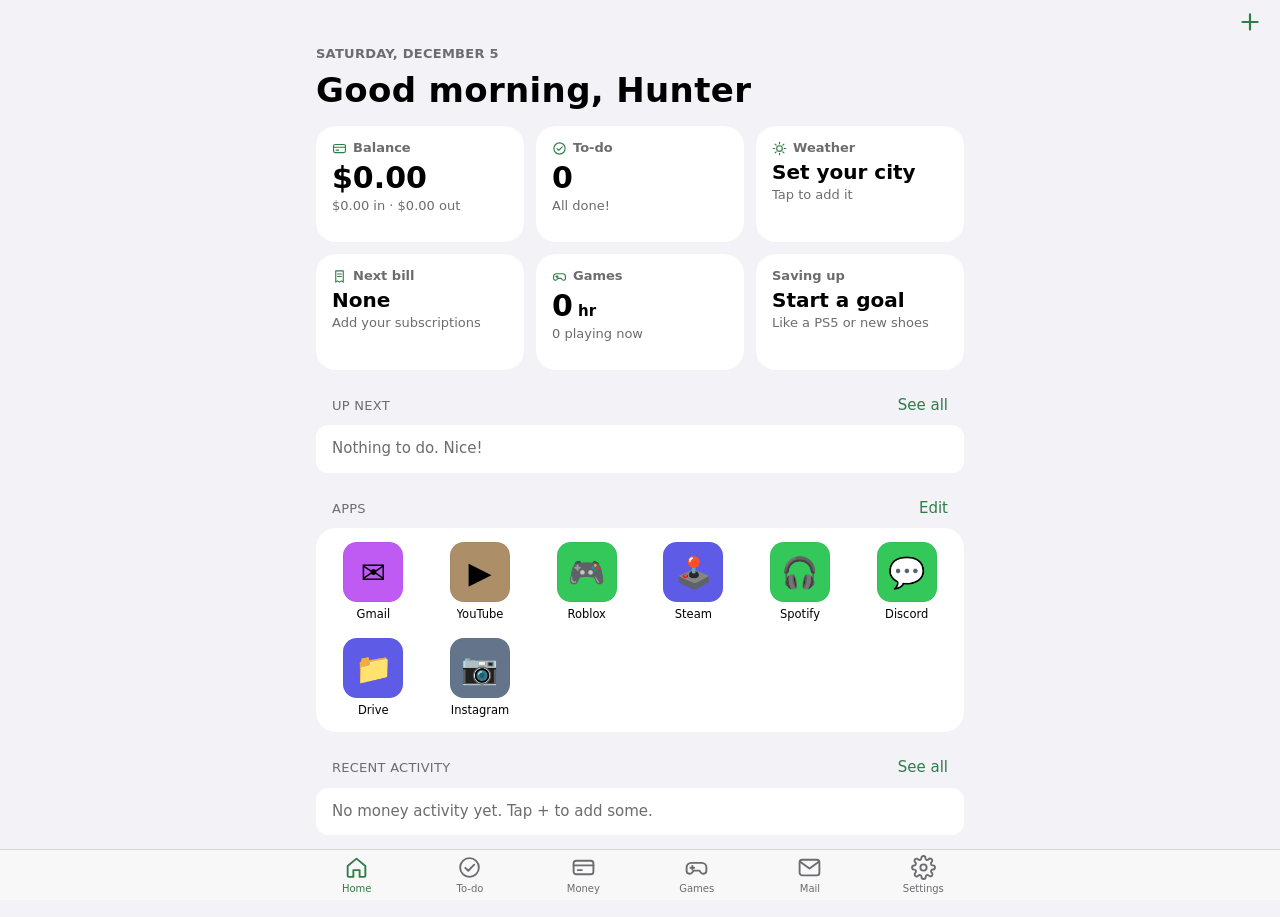
<file: index.html>
<!doctype html>
<html lang="en">
<head>
<meta charset="utf-8">
<meta name="viewport" content="width=device-width, initial-scale=1, maximum-scale=1, user-scalable=no, viewport-fit=cover">
<title>Hunter's App</title>
<meta name="apple-mobile-web-app-capable" content="yes">
<meta name="mobile-web-app-capable" content="yes">
<meta name="apple-mobile-web-app-status-bar-style" content="default">
<meta name="apple-mobile-web-app-title" content="Hunter's App">
<meta name="theme-color" content="#f2f2f7" media="(prefers-color-scheme: light)">
<meta name="theme-color" content="#000000" media="(prefers-color-scheme: dark)">
<link rel="manifest" href="manifest.webmanifest">
<link rel="apple-touch-icon" href="icons/apple-touch-icon.png">
<link rel="icon" href="icons/icon-192.png">
<style>
/* Layout: native-iPhone shell — frosted nav bar with a large title per screen, inset grouped lists, widgets on Home, bottom sheets for adding, frosted tab bar. Accent is user-picked (hunter green by default). */
:root {
  --bg: #f2f2f7;
  --card: #ffffff;
  --fg: #000000;
  --muted: #6c6c70;
  --faint: #c4c4c9;
  --sep: rgba(60, 60, 67, .18);
  --fill: rgba(118, 118, 128, .12);
  --bar: rgba(249, 249, 249, .88);
  --sheet-bg: #f2f2f7;
  --sheet-card: #ffffff;
  --shade: rgba(0, 0, 0, .32);
  --good: #248a3d;
  --bad: #d70015;
  --gold: #b07d05;
  --accent: #2f7d46;
  --accent-soft: #e3f1e7;
  --accent-fg: #ffffff;
  --font: -apple-system, BlinkMacSystemFont, "SF Pro Text", system-ui, "Segoe UI", Roboto, sans-serif;
  --font-num: ui-rounded, "SF Pro Rounded", -apple-system, system-ui, sans-serif;
  --nav-h: 44px;
  --tab-h: 50px;
}
@media (prefers-color-scheme: dark) {
  :root:not([data-theme="light"]) {
    --bg: #000000; --card: #1c1c1e; --fg: #ffffff; --muted: #98989f; --faint: #48484a;
    --sep: rgba(84, 84, 88, .6); --fill: rgba(118, 118, 128, .24); --bar: rgba(22, 22, 24, .86);
    --sheet-bg: #1c1c1e; --sheet-card: #2c2c2e; --shade: rgba(0, 0, 0, .55);
    --good: #30d158; --bad: #ff453a; --gold: #ffd60a;
    --accent: #4cd07d; --accent-soft: #1c3324; --accent-fg: #04210f;
    color-scheme: dark;
  }
}
:root[data-theme="dark"] {
  --bg: #000000; --card: #1c1c1e; --fg: #ffffff; --muted: #98989f; --faint: #48484a;
  --sep: rgba(84, 84, 88, .6); --fill: rgba(118, 118, 128, .24); --bar: rgba(22, 22, 24, .86);
  --sheet-bg: #1c1c1e; --sheet-card: #2c2c2e; --shade: rgba(0, 0, 0, .55);
  --good: #30d158; --bad: #ff453a; --gold: #ffd60a;
  --accent: #4cd07d; --accent-soft: #1c3324; --accent-fg: #04210f;
  color-scheme: dark;
}
* { box-sizing: border-box; }
html { padding-top: env(safe-area-inset-top, 0px); }
[hidden] { display: none !important; }
html { -webkit-text-size-adjust: 100%; touch-action: manipulation; }
body, button, a, label, input, select, .cell, .widget { touch-action: manipulation; }
body {
  margin: 0; background: var(--bg); color: var(--fg); font: 16px/1.3 var(--font);
  -webkit-tap-highlight-color: transparent; -webkit-font-smoothing: antialiased;
  touch-action: manipulation; overscroll-behavior-y: none;
}
button, input, select { font: inherit; color: inherit; }
button { -webkit-user-select: none; user-select: none; }
a { color: inherit; text-decoration: none; }
h1, h2, h3, p { margin: 0; }
.num { font-family: var(--font-num); font-variant-numeric: tabular-nums; }
:focus-visible { outline: 2px solid var(--accent); outline-offset: 2px; }

/* Status-bar band + nav bar */
body::before {
  content: ""; position: fixed; inset: 0 0 auto; height: env(safe-area-inset-top, 0px); z-index: 30;
  background: var(--bg);
}
body.scrolled::before { background: var(--bar); -webkit-backdrop-filter: blur(20px); backdrop-filter: blur(20px); }
.navbar {
  position: sticky; top: env(safe-area-inset-top, 0px); z-index: 20; height: var(--nav-h);
  padding-left: max(8px, env(safe-area-inset-left, 0px)); padding-right: max(8px, env(safe-area-inset-right, 0px));
  display: grid; grid-template-columns: 1fr auto 1fr; align-items: center;
  background: var(--bg); border-bottom: .5px solid transparent;
  transition: background .2s, border-color .2s;
}
body.scrolled .navbar { background: var(--bar); -webkit-backdrop-filter: blur(20px); backdrop-filter: blur(20px); border-bottom-color: var(--sep); }
.nav-title { font-weight: 600; font-size: 17px; opacity: 0; transition: opacity .2s; white-space: nowrap; }
body.scrolled .nav-title { opacity: 1; }
.nav-btn {
  justify-self: end; width: 44px; height: 44px; border: 0; background: none; color: var(--accent);
  display: grid; place-items: center; cursor: pointer; border-radius: 22px;
}
.nav-btn svg { width: 26px; height: 26px; }
.nav-btn:active { opacity: .4; }

/* Screens */
main {
  max-width: 680px; margin: 0 auto;
  padding-left: max(16px, env(safe-area-inset-left, 0px)); padding-right: max(16px, env(safe-area-inset-right, 0px));
  padding-block: 0 calc(var(--tab-h) + 32px + env(safe-area-inset-bottom, 0px));
}
.screen { display: grid; gap: 8px; }
@media (prefers-reduced-motion: no-preference) {
  .screen { animation: fadein .22s ease-out; }
  @keyframes fadein { from { opacity: 0; transform: translateY(6px); } to { opacity: 1; transform: none; } }
}
.eyebrow { font-size: 13px; font-weight: 600; text-transform: uppercase; letter-spacing: .02em; color: var(--muted); margin-top: 2px; }
.large-title { font-size: 34px; font-weight: 700; letter-spacing: .01em; line-height: 1.15; margin-bottom: 8px; text-wrap: balance; }
.section-h {
  font-size: 13px; font-weight: 400; text-transform: uppercase; letter-spacing: .02em; color: var(--muted);
  padding: 18px 16px 2px; display: flex; justify-content: space-between; align-items: baseline;
}
.section-h button { text-transform: none; font-size: 15px; letter-spacing: 0; color: var(--accent); background: none; border: 0; padding: 0; cursor: pointer; }
.section-h.big { font-size: 22px; font-weight: 700; text-transform: none; letter-spacing: 0; color: var(--fg); padding: 18px 0 4px; }
.foot { font-size: 13px; color: var(--muted); padding: 2px 16px 0; }

/* Inset grouped list */
.group { list-style: none; margin: 0; padding: 0; background: var(--card); border-radius: 12px; overflow: hidden; }
.group > li { position: relative; }
.cell {
  display: flex; align-items: center; gap: 12px; min-height: 48px; padding: 8px 16px;
  background: var(--card); width: 100%; border: 0; text-align: left; cursor: default;
}
button.cell, a.cell { cursor: pointer; }
button.cell:active, a.cell:active { background: var(--fill); }
.group > li:not(:last-child) .cell::after {
  content: ""; position: absolute; left: var(--inset, 16px); right: 0; bottom: 0; height: .5px; background: var(--sep);
}
.group.icons > li { --inset: 60px; }
.cell .main { flex: 1; min-width: 0; overflow-wrap: anywhere; }
.cell .t { font-size: 16px; display: block; }
.cell .s { font-size: 13px; color: var(--muted); margin-top: 1px; display: block; }
.cell .v { color: var(--muted); font-size: 16px; white-space: nowrap; }
.cell .amt { font-weight: 600; white-space: nowrap; font-variant-numeric: tabular-nums; }
.chev { width: 8px; height: 14px; color: var(--faint); flex: none; }
.empty-cell { padding: 14px 16px; color: var(--muted); font-size: 15px; }
.good { color: var(--good); } .bad { color: var(--bad); }
.section-h.bad { color: var(--bad); }
.tile {
  width: 32px; height: 32px; border-radius: 8px; flex: none; display: grid; place-items: center;
  font-size: 17px; color: #fff; font-weight: 600;
}
.tile svg { width: 19px; height: 19px; }
.tile.round { border-radius: 50%; }
.tile.soft { background: var(--fill); }

/* Swipe to delete */
.swipe { touch-action: pan-y; }
.swipe .cell { transition: transform .25s cubic-bezier(.2, .8, .2, 1); position: relative; z-index: 1; }
.swipe .cell.open { transform: translateX(-88px); }
.del-btn {
  position: absolute; top: 0; right: 0; bottom: 0; width: 88px; border: 0; background: var(--bad); color: #fff;
  font-weight: 500; cursor: pointer;
}

/* Round checkbox */
.tick {
  width: 24px; height: 24px; flex: none; border-radius: 50%; border: 1.5px solid var(--faint); background: none;
  display: grid; place-items: center; cursor: pointer; padding: 0; color: transparent;
}
.tick svg { width: 14px; height: 14px; }
.tick.on { background: var(--accent); border-color: var(--accent); color: var(--accent-fg); }
.done-row .t { color: var(--muted); text-decoration: line-through; }
.due { color: var(--muted); }
.due.late { color: var(--bad); }
.due.today { color: var(--accent); font-weight: 500; }

/* Widgets */
.widgets { display: grid; grid-template-columns: 1fr 1fr; gap: 12px; }
.widget {
  background: var(--card); border-radius: 20px; padding: 14px 16px; border: 0; text-align: left;
  display: grid; gap: 4px; align-content: start; min-height: 116px; cursor: pointer; min-width: 0;
  transition: transform .15s;
}
.widget:active { transform: scale(.97); }
.widget .wl { font-size: 13px; font-weight: 600; color: var(--muted); display: flex; align-items: center; gap: 6px; }
.widget .wl svg { width: 15px; height: 15px; color: var(--accent); }
.widget .wv { font-family: var(--font-num); font-size: 30px; font-weight: 700; font-variant-numeric: tabular-nums; line-height: 1.1; overflow-wrap: anywhere; }
.widget .ws { font-size: 13px; color: var(--muted); }
.widget.wide { grid-column: span 2; min-height: 0; grid-template-columns: auto 1fr; gap: 14px; align-items: center; }
.ring { width: 64px; height: 64px; flex: none; }
.ring .bgc { stroke: var(--fill); }
.ring .fg { stroke: var(--accent); transition: stroke-dashoffset .5s; }
.ring.won .fg { stroke: var(--good); }
.ring text { fill: var(--fg); font: 600 14px var(--font-num); }

/* Springboard icons */
.springboard { display: grid; grid-template-columns: repeat(4, 1fr); gap: 16px 8px; padding: 14px 8px; background: var(--card); border-radius: 20px; }
.app { display: grid; justify-items: center; gap: 5px; font-size: 11.5px; text-align: center; position: relative; min-width: 0; }
.app .icon {
  width: 60px; height: 60px; border-radius: 14px; display: grid; place-items: center; font-size: 30px;
  box-shadow: inset 0 0 0 .5px rgba(0,0,0,.08); transition: transform .15s;
}
.app:active .icon { transform: scale(.92); }
.app .name { max-width: 72px; white-space: nowrap; overflow: hidden; text-overflow: ellipsis; }
.app .minus {
  position: absolute; top: -6px; left: calc(50% - 38px); width: 22px; height: 22px; border-radius: 50%;
  border: 0; background: var(--faint); color: var(--fg); font-size: 16px; line-height: 1; cursor: pointer; display: grid; place-items: center;
}
.editing .app .icon { animation: jiggle .3s infinite alternate; }
@keyframes jiggle { from { transform: rotate(-1.5deg); } to { transform: rotate(1.5deg); } }
@media (prefers-reduced-motion: reduce) { .editing .app .icon { animation: none; } }

/* Segmented control */
.seg { display: grid; grid-auto-flow: column; grid-auto-columns: 1fr; background: var(--fill); border-radius: 9px; padding: 2px; gap: 2px; }
.seg button, .seg label {
  border: 0; background: none; border-radius: 7px; padding: 6px 4px; font-size: 13px; font-weight: 500; cursor: pointer; text-align: center;
  white-space: nowrap; overflow: hidden; text-overflow: ellipsis;
}
.seg [aria-pressed="true"], .seg input:checked + span {
  background: var(--card); box-shadow: 0 2px 6px rgba(0,0,0,.12), 0 0 0 .5px rgba(0,0,0,.04);
}
.seg label { padding: 0; display: grid; }
.seg label span { padding: 6px 4px; border-radius: 7px; }
.seg input { position: absolute; opacity: 0; pointer-events: none; }
.sheet .seg [aria-pressed="true"], .sheet .seg input:checked + span { background: var(--sheet-card); }

/* Stats strip */
.strip { display: grid; grid-template-columns: repeat(3, 1fr); background: var(--card); border-radius: 12px; }
.strip > div { padding: 12px 14px; display: grid; gap: 2px; min-width: 0; }
.strip > div + div { border-left: .5px solid var(--sep); }
.strip .sl { font-size: 12px; color: var(--muted); }
.strip .sv { font: 700 20px var(--font-num); font-variant-numeric: tabular-nums; overflow-wrap: anywhere; }

/* Bars */
.bars { background: var(--card); border-radius: 12px; padding: 14px 16px; display: grid; gap: 12px; }
.bar { display: grid; gap: 5px; }
.bar .bl { display: flex; justify-content: space-between; gap: 8px; font-size: 14px; }
.bar .bl span:first-child { min-width: 0; overflow-wrap: anywhere; }
.bar .track { height: 8px; background: var(--fill); border-radius: 4px; overflow: hidden; }
.bar .fill { height: 100%; background: var(--accent); border-radius: 4px; transition: width .4s; }

/* Big balance card */
.hero-card { background: var(--card); border-radius: 20px; padding: 18px; display: grid; gap: 10px; }
.hero-card .hv { font: 700 40px var(--font-num); font-variant-numeric: tabular-nums; line-height: 1.05; }
.hero-card .hrow { display: flex; gap: 18px; font-size: 14px; color: var(--muted); }
.hero-card .hrow b { font-family: var(--font-num); font-weight: 600; }

/* Goals */
.goal-card { background: var(--card); border-radius: 16px; padding: 14px 16px; display: grid; grid-template-columns: auto 1fr; gap: 14px; align-items: center; border: 0; text-align: left; cursor: pointer; width: 100%; }
.goal-card:active { background: var(--fill); }
.goal-card .gn { font-weight: 600; font-size: 17px; overflow-wrap: anywhere; }
.goal-card .ga { font-size: 14px; color: var(--muted); font-variant-numeric: tabular-nums; }
.goal-list { display: grid; gap: 10px; }

/* Trophy shelf */
.shelf { display: flex; gap: 10px; overflow-x: auto; padding: 2px 0 6px; scroll-snap-type: x mandatory; scrollbar-width: none; }
.shelf::-webkit-scrollbar { display: none; }
.trophy { flex: none; width: 116px; scroll-snap-align: start; background: var(--card); border-radius: 16px; padding: 14px 10px; display: grid; justify-items: center; gap: 4px; text-align: center; }
.trophy svg { width: 36px; height: 36px; color: var(--gold); }
.trophy .tn { font-weight: 600; font-size: 14px; overflow-wrap: anywhere; }
.trophy .ts { font-size: 12px; color: var(--muted); }

/* Search field */
.search { display: flex; gap: 8px; align-items: center; }
.search label { flex: 1; display: flex; align-items: center; gap: 6px; background: var(--fill); border-radius: 10px; padding: 0 10px; min-width: 0; }
.search svg { width: 16px; height: 16px; color: var(--muted); flex: none; }
.search input { border: 0; background: none; padding: 9px 0; flex: 1; min-width: 0; font-size: 16px; outline: none; }
.search a { color: var(--accent); font-size: 16px; padding: 6px 2px; }

.notice { background: var(--card); border-radius: 12px; padding: 14px 16px; display: grid; gap: 6px; font-size: 15px; }
.notice b { font-size: 16px; }
.notice p { color: var(--muted); }

/* Profile + swatches */
.profile { display: flex; align-items: center; gap: 14px; padding: 12px 16px; }
.avatar { width: 60px; height: 60px; border-radius: 50%; background: var(--accent); color: var(--accent-fg); display: grid; place-items: center; font: 600 26px var(--font-num); flex: none; }
.swatches { display: flex; flex-wrap: wrap; gap: 12px; padding: 14px 16px; }
.swatch { width: 34px; height: 34px; border-radius: 50%; border: 0; cursor: pointer; box-shadow: 0 0 0 2px var(--card), 0 0 0 0 var(--fg); transition: box-shadow .15s; }
.swatch[aria-pressed="true"] { box-shadow: 0 0 0 2px var(--card), 0 0 0 4px var(--fg); }
.red-text { color: var(--bad); }
.center { justify-content: center; }

/* Tab bar */
.tabbar {
  position: fixed; left: 0; right: 0; bottom: 0; z-index: 25;
  background: var(--bar); -webkit-backdrop-filter: blur(20px); backdrop-filter: blur(20px);
  border-top: .5px solid var(--sep);
  padding: 0 max(4px, env(safe-area-inset-right, 0px)) env(safe-area-inset-bottom, 0px) max(4px, env(safe-area-inset-left, 0px));
}
.tabbar .tabs { max-width: 680px; margin: 0 auto; display: grid; grid-template-columns: repeat(6, 1fr); height: var(--tab-h); }
.tabbar button {
  border: 0; background: none; color: var(--muted); display: grid; justify-items: center; align-content: center; gap: 2px;
  font-size: 10px; font-weight: 500; cursor: pointer; position: relative; padding: 0;
}
.tabbar button svg { width: 25px; height: 25px; }
.tabbar button[aria-selected="true"] { color: var(--accent); }
.badge {
  position: absolute; top: 3px; left: calc(50% + 6px); min-width: 17px; height: 17px; padding: 0 5px; border-radius: 9px;
  background: var(--bad); color: #fff; font-size: 11px; font-weight: 600; display: grid; place-items: center;
}

/* Bottom sheet */
.sheet-wrap { position: fixed; inset: 0; z-index: 50; }
.shade { position: absolute; inset: 0; background: var(--shade); opacity: 0; transition: opacity .3s; }
.sheet {
  position: absolute; left: 0; right: 0; bottom: 0; max-width: 680px; margin: 0 auto;
  background: var(--sheet-bg); border-radius: 14px 14px 0 0; max-height: calc(100% - env(safe-area-inset-top, 0px) - 24px);
  display: grid; grid-template-rows: auto 1fr; transform: translateY(100%); transition: transform .35s cubic-bezier(.2, .9, .25, 1);
  padding-bottom: env(safe-area-inset-bottom, 0px);
}
.sheet-wrap.open .shade { opacity: 1; }
.sheet-wrap.open .sheet { transform: none; }
.grabber { width: 36px; height: 5px; border-radius: 3px; background: var(--faint); margin: 6px auto 0; }
.sheet-head { display: grid; grid-template-columns: 1fr auto 1fr; align-items: center; padding: 4px 8px 6px; }
.sheet-head b { font-size: 17px; font-weight: 600; text-align: center; }
.sheet-head button { border: 0; background: none; color: var(--accent); font-size: 17px; padding: 10px 8px; cursor: pointer; }
.sheet-head .done { justify-self: end; font-weight: 600; }
.sheet-head .cancel { justify-self: start; }
.sheet-body {
  overflow-y: auto; display: grid; gap: 18px; align-content: start;
  padding: 8px max(16px, env(safe-area-inset-right, 0px)) 28px max(16px, env(safe-area-inset-left, 0px));
}
.sheet .group, .sheet .cell { background: var(--sheet-card); }
.field { display: flex; align-items: center; gap: 12px; min-height: 48px; padding: 0 16px; }
.field > span { width: 96px; flex: none; font-size: 16px; }
.field input, .field select {
  flex: 1; min-width: 0; border: 0; background: none; font-size: 16px; padding: 12px 0; outline: none; text-align: right;
  -webkit-appearance: none; appearance: none;
}
.field input.left { text-align: left; }
.field select { direction: rtl; color: var(--muted); }
.field input[type="date"] { color: var(--muted); }
.sheet .group > li:not(:last-child) .field { border-bottom: .5px solid var(--sep); }
.big-btn {
  width: 100%; border: 0; border-radius: 12px; padding: 15px; font-size: 17px; font-weight: 600; cursor: pointer;
  background: var(--sheet-card); color: var(--accent);
}
.big-btn.primary { background: var(--accent); color: var(--accent-fg); }
.big-btn.danger { color: var(--bad); }
.big-btn:active { opacity: .7; }
.stepper { display: flex; align-items: center; justify-content: center; gap: 22px; padding: 14px; background: var(--sheet-card); border-radius: 12px; }
.stepper button { width: 52px; height: 52px; border-radius: 50%; border: 0; background: var(--fill); font-size: 26px; cursor: pointer; color: var(--accent); }
.stepper .sv { font: 700 38px var(--font-num); min-width: 84px; text-align: center; }
.stepper .su { font-size: 13px; color: var(--muted); display: block; font-weight: 400; font-family: var(--font); }

/* Toast */
.toast {
  position: fixed; left: 50%; top: calc(env(safe-area-inset-top, 0px) + 10px); z-index: 60; transform: translate(-50%, -20px);
  background: var(--card); color: var(--fg); padding: 10px 18px; border-radius: 22px; font-size: 15px; font-weight: 500;
  box-shadow: 0 6px 24px rgba(0,0,0,.18); opacity: 0; transition: opacity .25s, transform .25s; pointer-events: none;
  display: flex; align-items: center; gap: 8px; white-space: nowrap;
}
.toast svg { width: 18px; height: 18px; color: var(--good); }
.toast.show { opacity: 1; transform: translate(-50%, 0); }

@media (min-width: 560px) {
  .widgets { grid-template-columns: repeat(3, 1fr); }
  .widget.wide { grid-column: span 3; }
  .springboard { grid-template-columns: repeat(6, 1fr); }
}
</style>
<style id="accent-style"></style>
</head>
<body>

<header class="navbar">
  <span></span>
  <span class="nav-title" id="nav-title">Home</span>
  <button type="button" class="nav-btn" id="nav-add" aria-label="Add">
    <svg viewBox="0 0 24 24" fill="none" stroke="currentColor" stroke-width="2" stroke-linecap="round"><path d="M12 5v14M5 12h14"/></svg>
  </button>
</header>

<main>
  <!-- HOME -->
  <section id="home" class="screen">
    <div class="eyebrow" id="home-date"></div>
    <h1 class="large-title" id="home-title">Hi, Hunter</h1>
    <div class="widgets" id="widgets"></div>
    <h2 class="section-h">Up next <button type="button" data-go="todo">See all</button></h2>
    <ul class="group" id="home-todo"></ul>
    <h2 class="section-h">Apps <button type="button" data-go="more">Edit</button></h2>
    <div class="springboard" id="home-apps"></div>
    <h2 class="section-h">Recent activity <button type="button" data-go="money:tx">See all</button></h2>
    <ul class="group icons" id="home-tx"></ul>
  </section>

  <!-- TO-DO -->
  <section id="todo" class="screen" hidden>
    <h1 class="large-title">To-do</h1>
    <div id="todo-groups" class="screen" style="animation:none"></div>
  </section>

  <!-- MONEY -->
  <section id="money" class="screen" hidden>
    <h1 class="large-title">Money</h1>
    <div class="seg" id="money-seg">
      <button type="button" data-m="tx" aria-pressed="true">Activity</button>
      <button type="button" data-m="goals" aria-pressed="false">Goals</button>
      <button type="button" data-m="subs" aria-pressed="false">Bills</button>
    </div>
    <div data-mpanel="tx" class="screen" style="animation:none">
      <div class="hero-card" style="margin-top:8px">
        <span class="eyebrow" style="margin:0">Balance</span>
        <span class="hv" id="m-bal">$0.00</span>
        <div class="hrow"><span>In <b class="good" id="m-in">$0.00</b></span><span>Out <b class="bad" id="m-out">$0.00</b></span></div>
      </div>
      <h2 class="section-h">Where it goes</h2>
      <div class="bars" id="cat-bars"></div>
      <h2 class="section-h">Transactions</h2>
      <ul class="group icons" id="tx-list"></ul>
      <p class="foot">Swipe left on a transaction to delete it.</p>
    </div>
    <div data-mpanel="goals" class="screen" style="animation:none" hidden>
      <div class="goal-list" id="goal-list" style="margin-top:8px"></div>
      <p class="foot">Tap a goal to add or take out money.</p>
    </div>
    <div data-mpanel="subs" class="screen" style="animation:none" hidden>
      <div class="strip" style="margin-top:8px">
        <div><span class="sl">Per month</span><span class="sv" id="sub-month">$0</span></div>
        <div><span class="sl">Per year</span><span class="sv" id="sub-year">$0</span></div>
        <div><span class="sl">Next</span><span class="sv" id="sub-next">None</span></div>
      </div>
      <h2 class="section-h">Subscriptions</h2>
      <ul class="group icons" id="sub-list"></ul>
      <p class="foot">Swipe left on a bill to delete it.</p>
    </div>
  </section>

  <!-- GAMES -->
  <section id="games" class="screen" hidden>
    <h1 class="large-title">Games</h1>
    <div class="strip">
      <div><span class="sl">Hours played</span><span class="sv" id="g-hours">0</span></div>
      <div><span class="sl">Playing</span><span class="sv" id="g-playing">0</span></div>
      <div><span class="sl">Trophies</span><span class="sv" id="g-done">0</span></div>
    </div>
    <div id="trophy-wrap">
      <h2 class="section-h big">Trophy shelf</h2>
      <div class="shelf" id="shelf"></div>
    </div>
    <div id="chart-wrap">
      <h2 class="section-h">Most played</h2>
      <div class="bars" id="game-chart"></div>
    </div>
    <h2 class="section-h">My games</h2>
    <div class="seg" id="game-seg">
      <button type="button" data-f="all" aria-pressed="true">All</button>
      <button type="button" data-f="playing" aria-pressed="false">Playing</button>
      <button type="button" data-f="wishlist" aria-pressed="false">Want it</button>
      <button type="button" data-f="done" aria-pressed="false">Beat it</button>
    </div>
    <ul class="group icons" id="game-list" style="margin-top:8px"></ul>
    <p class="foot">Tap a game to log hours or change its status.</p>
  </section>

  <!-- GMAIL -->
  <section id="gmail" class="screen" hidden>
    <h1 class="large-title">Mail</h1>
    <div class="search">
      <label for="mail-q">
        <svg viewBox="0 0 24 24" fill="none" stroke="currentColor" stroke-width="2.2" stroke-linecap="round"><circle cx="11" cy="11" r="7"/><path d="M20 20l-4-4"/></svg>
        <input id="mail-q" type="search" placeholder="Search Gmail" autocomplete="off" enterkeyhint="search">
      </label>
      <a id="mail-go" target="_blank" rel="noopener" href="https://mail.google.com/mail/u/0/#inbox">Search</a>
    </div>
    <h2 class="section-h">Mailboxes</h2>
    <ul class="group icons" id="mailboxes"></ul>
    <h2 class="section-h">Need to answer</h2>
    <ul class="group" id="mail-list"></ul>
    <p class="foot">Tap + to remember an email you need to answer.</p>
  </section>

  <!-- MORE -->
  <section id="more" class="screen" hidden>
    <h1 class="large-title">Settings</h1>
    <ul class="group">
      <li><button type="button" class="cell profile" data-sheet="name">
        <span class="avatar" id="avatar">H</span>
        <span class="main"><span class="t" style="font-size:20px" id="profile-name">Hunter</span><span class="s">Tap to change your name</span></span>
        <svg class="chev" viewBox="0 0 8 14" fill="none" stroke="currentColor" stroke-width="2" stroke-linecap="round" stroke-linejoin="round"><path d="M1 1l6 6-6 6"/></svg>
      </button></li>
    </ul>
    <h2 class="section-h">App color</h2>
    <div class="group"><div class="swatches" id="swatches"></div></div>
    <h2 class="section-h">Weather</h2>
    <ul class="group icons">
      <li><button type="button" class="cell" data-sheet="city">
        <span class="tile" style="background:#0a84ff"><svg viewBox="0 0 24 24" fill="none" stroke="currentColor" stroke-width="2" stroke-linecap="round"><path d="M12 21s-7-6.2-7-11.5A7 7 0 0 1 19 9.5C19 14.8 12 21 12 21z"/><circle cx="12" cy="9.5" r="2.5"/></svg></span>
        <span class="main t">My city</span><span class="v" id="city-val">Not set</span>
        <svg class="chev" viewBox="0 0 8 14" fill="none" stroke="currentColor" stroke-width="2" stroke-linecap="round" stroke-linejoin="round"><path d="M1 1l6 6-6 6"/></svg>
      </button></li>
    </ul>
    <h2 class="section-h">My apps <button type="button" id="edit-apps">Edit</button></h2>
    <div class="springboard" id="app-grid"></div>
    <ul class="group icons" style="margin-top:10px">
      <li><button type="button" class="cell" data-sheet="app">
        <span class="tile" style="background:var(--accent);color:var(--accent-fg)"><svg viewBox="0 0 24 24" fill="none" stroke="currentColor" stroke-width="2.4" stroke-linecap="round"><path d="M12 6v12M6 12h12"/></svg></span>
        <span class="main t" style="color:var(--accent)">Add an app or website</span>
      </button></li>
    </ul>
    <h2 class="section-h">Backup</h2>
    <ul class="group icons">
      <li><button type="button" class="cell" id="export-btn">
        <span class="tile" style="background:#0a84ff"><svg viewBox="0 0 24 24" fill="none" stroke="currentColor" stroke-width="2" stroke-linecap="round" stroke-linejoin="round"><path d="M12 15V3M7 8l5-5 5 5"/><path d="M5 13v6a2 2 0 0 0 2 2h10a2 2 0 0 0 2-2v-6"/></svg></span>
        <span class="main t">Save a backup</span></button></li>
      <li><label class="cell" for="import-file" style="cursor:pointer">
        <span class="tile" style="background:#34c759"><svg viewBox="0 0 24 24" fill="none" stroke="currentColor" stroke-width="2" stroke-linecap="round" stroke-linejoin="round"><path d="M12 3v12M7 10l5 5 5-5"/><path d="M5 13v6a2 2 0 0 0 2 2h10a2 2 0 0 0 2-2v-6"/></svg></span>
        <span class="main t">Restore a backup</span></label>
        <input id="import-file" type="file" accept="application/json,.json" hidden></li>
    </ul>
    <p class="foot">Your stuff is saved on this phone. Save a backup to Files now and then so you never lose it.</p>
    <ul class="group" style="margin-top:28px">
      <li><button type="button" class="cell center" data-sheet="erase"><span class="t red-text">Erase everything</span></button></li>
    </ul>
    <p class="foot" id="sync" style="text-align:center;padding-top:14px">Saved on this device</p>
  </section>
</main>

<nav class="tabbar" aria-label="Sections"><div class="tabs" id="tabs"></div></nav>

<div class="sheet-wrap" id="sheet" hidden>
  <div class="shade" data-close></div>
  <div class="sheet" role="dialog" aria-modal="true" aria-labelledby="sheet-title">
    <div>
      <div class="grabber"></div>
      <div class="sheet-head">
        <button type="button" class="cancel" data-close>Cancel</button>
        <b id="sheet-title">Add</b>
        <button type="submit" class="done" form="sheet-form" id="sheet-done">Add</button>
      </div>
    </div>
    <form id="sheet-form" class="sheet-body" autocomplete="off"></form>
  </div>
</div>

<div class="toast" id="toast" role="status"><svg viewBox="0 0 24 24" fill="none" stroke="currentColor" stroke-width="2.6" stroke-linecap="round" stroke-linejoin="round"><path d="M5 12.5l4.5 4.5L19 7.5"/></svg><span id="toast-text"></span></div>

<script>
(() => {
  const KEY = "hunters-app-v1";
  const I = (p, sw = 1.8) => `<svg viewBox="0 0 24 24" fill="none" stroke="currentColor" stroke-width="${sw}" stroke-linecap="round" stroke-linejoin="round" aria-hidden="true">${p}</svg>`;
  const ICON = {
    home: '<path d="M3.5 10.5L12 3.5l8.5 7V20a1 1 0 0 1-1 1H15v-6.5H9V21H4.5a1 1 0 0 1-1-1z"/>',
    todo: '<circle cx="12" cy="12" r="9"/><path d="M8 12.3l2.8 2.8L16.5 9.3"/>',
    money: '<rect x="2.5" y="5.5" width="19" height="13" rx="2.5"/><path d="M2.5 10h19M6.5 14.5h4"/>',
    games: '<path d="M7 7.5h10a4.5 4.5 0 0 1 4.5 4.5v3a3 3 0 0 1-5.4 1.8L14.7 15H9.3l-1.4 1.8A3 3 0 0 1 2.5 15v-3A4.5 4.5 0 0 1 7 7.5z"/><path d="M8 10.5v3.5M6.25 12.25h3.5"/>',
    gmail: '<rect x="2.5" y="4.5" width="19" height="15" rx="2.5"/><path d="M3 6.5l9 6.5 9-6.5"/>',
    more: '<circle cx="12" cy="12" r="3"/><path d="M19.4 15a1.7 1.7 0 0 0 .3 1.8l.1.1a2 2 0 1 1-2.8 2.8l-.1-.1a1.7 1.7 0 0 0-1.8-.3 1.7 1.7 0 0 0-1 1.5V21a2 2 0 1 1-4 0v-.1a1.7 1.7 0 0 0-1.1-1.5 1.7 1.7 0 0 0-1.8.3l-.1.1a2 2 0 1 1-2.8-2.8l.1-.1a1.7 1.7 0 0 0 .3-1.8 1.7 1.7 0 0 0-1.5-1H3a2 2 0 1 1 0-4h.1a1.7 1.7 0 0 0 1.5-1.1 1.7 1.7 0 0 0-.3-1.8l-.1-.1a2 2 0 1 1 2.8-2.8l.1.1a1.7 1.7 0 0 0 1.8.3h0a1.7 1.7 0 0 0 1-1.5V3a2 2 0 1 1 4 0v.1a1.7 1.7 0 0 0 1 1.5 1.7 1.7 0 0 0 1.8-.3l.1-.1a2 2 0 1 1 2.8 2.8l-.1.1a1.7 1.7 0 0 0-.3 1.8v0a1.7 1.7 0 0 0 1.5 1H21a2 2 0 1 1 0 4h-.1a1.7 1.7 0 0 0-1.5 1z"/>',
    sun: '<circle cx="12" cy="12" r="4.5"/><path d="M12 2v2.5M12 19.5V22M2 12h2.5M19.5 12H22M4.9 4.9l1.8 1.8M17.3 17.3l1.8 1.8M4.9 19.1l1.8-1.8M17.3 6.7l1.8-1.8"/>',
    bill: '<path d="M6 3h12v18l-3-2-3 2-3-2-3 2z"/><path d="M9 8h6M9 12h6"/>',
    inbox: '<path d="M3 13h5l1.5 3h5L16 13h5"/><path d="M5 5h14l2 8v6H3v-6z"/>',
    unread: '<circle cx="12" cy="12" r="5"/>',
    star: '<path d="M12 3.5l2.6 5.4 5.9.8-4.3 4.1 1 5.8L12 16.9l-5.2 2.7 1-5.8L3.5 9.7l5.9-.8z"/>',
    bag: '<path d="M5 8h14l-1 12H6z"/><path d="M9 8a3 3 0 0 1 6 0"/>',
    bell: '<path d="M6 16V11a6 6 0 0 1 12 0v5l1.5 2h-15z"/><path d="M10 20.5a2 2 0 0 0 4 0"/>',
    pencil: '<path d="M4 20l4-1L19 8l-3-3L5 16z"/>',
  };
  const CHEV = '<svg class="chev" viewBox="0 0 8 14" fill="none" stroke="currentColor" stroke-width="2" stroke-linecap="round" stroke-linejoin="round" aria-hidden="true"><path d="M1 1l6 6-6 6"/></svg>';
  const CHECK = I('<path d="M5 12.5l4.5 4.5L19 7.5"/>', 3);
  const TROPHY = '<svg viewBox="0 0 24 24" fill="currentColor" aria-hidden="true"><path d="M7 3h10v2h3v3a4 4 0 0 1-4 4h-.3A5 5 0 0 1 13 14.9V18h3v3H8v-3h3v-3.1A5 5 0 0 1 8.3 12H8a4 4 0 0 1-4-4V5h3zm10 4v3a2 2 0 0 0 1-1.7V7zM7 7H6v1.3A2 2 0 0 0 7 10z"/></svg>';
  const TABS = [["home", "Home"], ["todo", "To-do"], ["money", "Money"], ["games", "Games"], ["gmail", "Mail"], ["more", "Settings"]];
  const COLORS = {
    green:  { name: "Hunter green", l: ["#2f7d46", "#e3f1e7"], d: ["#4cd07d", "#1c3324", "#04210f"] },
    blue:   { name: "Blue",   l: ["#0a6cdc", "#e1edfb"], d: ["#4aa3ff", "#14283f", "#021326"] },
    red:    { name: "Red",    l: ["#d7263d", "#fbe3e6"], d: ["#ff6b6b", "#3a1b1d", "#2a0507"] },
    purple: { name: "Purple", l: ["#7b3fd0", "#efe6fb"], d: ["#bf8cff", "#2b1f40", "#170a2a"] },
    orange: { name: "Orange", l: ["#c85a00", "#fdebd9"], d: ["#ffa94d", "#3a2615", "#2a1300"] },
    teal:   { name: "Teal",   l: ["#00808a", "#d9f2f3"], d: ["#4fd8e0", "#123336", "#012326"] },
    pink:   { name: "Pink",   l: ["#c8307a", "#fbe3ef"], d: ["#ff7eb6", "#3c1d2c", "#2b0717"] },
    black:  { name: "Black",  l: ["#1c1c1e", "#e8e8ed"], d: ["#f2f2f7", "#2c2c2e", "#000000"] },
  };
  const TILE_COLORS = ["#ff9f0a", "#0a84ff", "#30b0c7", "#5e5ce6", "#ff375f", "#34c759", "#ac8e68", "#bf5af2", "#ff6b3d", "#64748b"];
  const CAT = { Food: "🍕", Games: "🎮", Shopping: "🛍️", Subscriptions: "🔁", Transport: "🚌", Allowance: "💵", Job: "💼", Gift: "🎁", Other: "🧾" };
  const KINDS = ["Homework", "Chore", "Test", "Other"];
  const PLATFORMS = ["PC", "PlayStation", "Xbox", "Switch", "iPhone", "Roblox", "Other"];
  const STATUS = { playing: "Playing", wishlist: "Want it", done: "Beat it" };

  const defaults = () => ({
    name: "Hunter", city: "", color: "green",
    apps: [
      { icon: "✉️", name: "Gmail", url: "https://mail.google.com" },
      { icon: "▶️", name: "YouTube", url: "https://youtube.com" },
      { icon: "🎮", name: "Roblox", url: "https://www.roblox.com" },
      { icon: "🕹️", name: "Steam", url: "https://store.steampowered.com" },
      { icon: "🎧", name: "Spotify", url: "https://open.spotify.com" },
      { icon: "💬", name: "Discord", url: "https://discord.com/app" },
      { icon: "📁", name: "Drive", url: "https://drive.google.com" },
      { icon: "📷", name: "Instagram", url: "https://instagram.com" },
    ],
    games: [], tx: [], mail: [], todos: [], goals: [], subs: [],
  });

  // ---------- Helpers ----------
  const $ = (s) => document.querySelector(s);
  const uid = () => Math.random().toString(36).slice(2, 10);
  const money = (n) => (n < 0 ? "-" : "") + "$" + Math.abs(n).toFixed(2);
  const money0 = (n) => (n < 0 ? "-" : "") + "$" + (Math.abs(n) >= 1000 ? Math.round(Math.abs(n)).toLocaleString() : Math.abs(n).toFixed(2));
  const esc = (s) => String(s ?? "").replace(/[&<>"']/g, (c) => ({ "&": "&amp;", "<": "&lt;", ">": "&gt;", '"': "&quot;", "'": "&#39;" }[c]));
  const iso = (d) => new Date(d - d.getTimezoneOffset() * 60000).toISOString().slice(0, 10);
  const today = () => iso(new Date());
  const parse = (s) => { const [y, m, d] = s.split("-").map(Number); return new Date(y, m - 1, d); };
  const pretty = (s) => parse(s).toLocaleDateString([], { month: "short", day: "numeric" });
  const daysUntil = (s) => Math.round((parse(s) - parse(today())) / 86400000);
  const safeUrl = (u) => { u = String(u || "").trim(); if (!/^https?:\/\//i.test(u)) u = "https://" + u; return /^https?:\/\/[^\s"<>]+$/i.test(u) ? u : "#"; };
  const round2 = (n) => Math.round(n * 100) / 100;
  const hash = (s) => [...String(s)].reduce((h, c) => (h * 31 + c.charCodeAt(0)) >>> 0, 7);
  const tileColor = (s) => TILE_COLORS[hash(s) % TILE_COLORS.length];

  // ---------- Storage: this device first, then your claude.ai account ----------
  let state = defaults();
  try { const raw = localStorage.getItem(KEY); if (raw) state = { ...defaults(), ...JSON.parse(raw) }; } catch (e) {}
  let cloud = null, saving = false, pending = false, timer;
  const setSync = (t) => { $("#sync").textContent = t; };
  async function pushCloud() {
    if (!cloud) return;
    if (saving) { pending = true; return; }
    saving = true;
    try { await cloud.set({ state: JSON.stringify(state), savedAt: Date.now() }); setSync("Saved to your Claude account"); }
    catch (e) { setSync(e && e.code === "quota_exceeded" ? "Account storage is full" : "Saved on this device"); }
    saving = false;
    if (pending) { pending = false; pushCloud(); }
  }
  function save() {
    try { localStorage.setItem(KEY, JSON.stringify(state)); } catch (e) {}
    render();
    clearTimeout(timer); timer = setTimeout(pushCloud, 600);
  }
  (async () => {
    try {
      const [db, user] = await Promise.all([window.claude?.use?.("db"), window.claude?.use?.("user")]);
      if (!db || !user) return;
      const id = await user.id();
      if (!id) return;
      const ref = db.doc("data/users/" + id + "/main");
      const snap = await Promise.race([ref.get(), new Promise((_, r) => setTimeout(() => r(new Error("timeout")), 10000))]);
      cloud = ref;
      if (snap.exists && snap.data()?.state) {
        state = { ...defaults(), ...JSON.parse(snap.data().state) };
        try { localStorage.setItem(KEY, JSON.stringify(state)); } catch (e) {}
        render();
        setSync("Saved to your Claude account");
      } else pushCloud();
    } catch (e) { /* keep working on this device */ }
  })();

  // ---------- Toast ----------
  let toastT;
  function toast(text) {
    $("#toast-text").textContent = text;
    $("#toast").classList.add("show");
    clearTimeout(toastT); toastT = setTimeout(() => $("#toast").classList.remove("show"), 1600);
  }

  // ---------- Navigation ----------
  let tab = "home", moneySeg = "tx", gameFilter = "all", editingApps = false;
  $("#tabs").innerHTML = TABS.map(([id, label]) =>
    `<button type="button" data-tab="${id}" aria-selected="false">${I(ICON[id])}<span>${label}</span><span class="badge" id="badge-${id}" hidden></span></button>`).join("");
  const TITLES = { home: "Home", todo: "To-do", money: "Money", games: "Games", gmail: "Mail", more: "Settings" };
  function showTab(id, seg) {
    if (!TITLES[id]) id = "home";
    if (id === tab && !seg) { window.scrollTo({ top: 0, behavior: "smooth" }); }
    tab = id;
    document.querySelectorAll("#tabs [data-tab]").forEach((b) => b.setAttribute("aria-selected", String(b.dataset.tab === id)));
    document.querySelectorAll("main > .screen").forEach((p) => (p.hidden = p.id !== id));
    $("#nav-title").textContent = id === "home" ? "Hi, " + (state.name || "Hunter") : TITLES[id];
    $("#nav-add").hidden = id === "more";
    if (seg) showMoney(seg);
    try { localStorage.setItem(KEY + "-tab", id); } catch (e) {}
    window.scrollTo(0, 0); onScroll();
  }
  function showMoney(m) {
    moneySeg = m;
    document.querySelectorAll("#money-seg button").forEach((c) => c.setAttribute("aria-pressed", String(c.dataset.m === m)));
    document.querySelectorAll("[data-mpanel]").forEach((p) => (p.hidden = p.dataset.mpanel !== m));
  }
  const onScroll = () => document.body.classList.toggle("scrolled", window.scrollY > 36);
  window.addEventListener("scroll", onScroll, { passive: true });

  // ---------- Color ----------
  function applyColor() {
    const c = COLORS[state.color] || COLORS.green;
    const dark = `--accent:${c.d[0]};--accent-soft:${c.d[1]};--accent-fg:${c.d[2]};`;
    $("#accent-style").textContent =
      `:root{--accent:${c.l[0]};--accent-soft:${c.l[1]};--accent-fg:#ffffff;}` +
      `@media (prefers-color-scheme: dark){:root:not([data-theme="light"]){${dark}}}` +
      `:root[data-theme="dark"]{${dark}}`;
  }
  $("#swatches").innerHTML = Object.entries(COLORS).map(([k, c]) =>
    `<button type="button" class="swatch" data-color="${k}" aria-label="${c.name}" title="${c.name}" style="background:${c.l[0]}"></button>`).join("");

  // ---------- Pieces ----------
  const emptyCell = (msg) => `<li><div class="empty-cell">${msg}</div></li>`;
  const swipeLi = (kind, id, inner) => `<li class="swipe">${inner}<button type="button" class="del-btn" data-del="${kind}:${id}" tabindex="-1">Delete</button></li>`;
  const appIcon = (a, i, minus) => `<a class="app" href="${esc(safeUrl(a.url))}" target="_blank" rel="noopener">
      <span class="icon" style="background:${tileColor(a.name)}">${esc(a.icon || "🔗")}</span><span class="name">${esc(a.name)}</span>
      ${minus ? `<button type="button" class="minus" data-del="app:${i}" aria-label="Remove ${esc(a.name)}">−</button>` : ""}</a>`;
  const txCell = (x) => `<div class="cell">
      <span class="tile round soft">${CAT[x.cat] || "🧾"}</span>
      <span class="main"><span class="t">${esc(x.desc)}</span><span class="s">${esc(x.cat)} · ${esc(pretty(x.date))}</span></span>
      <span class="amt ${x.type === "in" ? "good" : ""}">${x.type === "in" ? "+" : "−"}${money(x.amount)}</span></div>`;

  function dueLabel(t) {
    if (!t.due) return "";
    const n = daysUntil(t.due);
    if (t.done) return pretty(t.due);
    if (n < 0) return `<span class="due late">Late · ${pretty(t.due)}</span>`;
    if (n === 0) return `<span class="due today">Today</span>`;
    if (n === 1) return `<span class="due">Tomorrow</span>`;
    if (n < 7) return `<span class="due">${parse(t.due).toLocaleDateString([], { weekday: "long" })}</span>`;
    return `<span class="due">${pretty(t.due)}</span>`;
  }
  const todoCell = (t) => `<div class="cell ${t.done ? "done-row" : ""}">
      <button type="button" class="tick ${t.done ? "on" : ""}" data-toggle-todo="${t.id}" aria-label="${t.done ? "Mark not done" : "Mark done"}">${CHECK}</button>
      <span class="main"><span class="t">${esc(t.text)}</span><span class="s">${esc(t.kind)}${t.due ? " · " + dueLabel(t) : ""}</span></span></div>`;
  const openTodos = () => state.todos.filter((t) => !t.done).sort((a, b) => (a.due || "9999").localeCompare(b.due || "9999"));

  function nextCharge(day) {
    const now = parse(today());
    const make = (y, m) => new Date(y, m, Math.min(day, new Date(y, m + 1, 0).getDate()));
    let d = make(now.getFullYear(), now.getMonth());
    if (d < now) d = make(now.getFullYear(), now.getMonth() + 1);
    return iso(d);
  }
  const subsSorted = () => state.subs.map((s) => ({ ...s, next: nextCharge(s.day) })).sort((a, b) => a.next.localeCompare(b.next));
  const whenText = (s) => { const n = daysUntil(s); return n === 0 ? "today" : n === 1 ? "tomorrow" : `in ${n} days`; };

  function ring(pct, won, size = 64) {
    const r = 26, c = 2 * Math.PI * r;
    return `<svg class="ring ${won ? "won" : ""}" viewBox="0 0 64 64" style="width:${size}px;height:${size}px" aria-hidden="true">
      <circle class="bgc" cx="32" cy="32" r="${r}" fill="none" stroke-width="7"/>
      <circle class="fg" cx="32" cy="32" r="${r}" fill="none" stroke-width="7" stroke-linecap="round"
        stroke-dasharray="${c}" stroke-dashoffset="${c * (1 - pct / 100)}" transform="rotate(-90 32 32)"/>
      <text x="32" y="37" text-anchor="middle">${won ? "✓" : Math.floor(pct) + "%"}</text></svg>`;
  }
  const goalPct = (g) => Math.min(100, g.target ? (g.saved / g.target) * 100 : 0);

  // ---------- Render ----------
  function render() {
    applyColor();
    const now = new Date();
    let inc = 0, out = 0;
    state.tx.forEach((x) => (x.type === "in" ? (inc += x.amount) : (out += x.amount)));
    const sortedTx = [...state.tx].sort((a, b) => b.date.localeCompare(a.date));
    const todos = openTodos();
    const lateOrToday = todos.filter((t) => t.due && daysUntil(t.due) <= 0).length;
    const subs = subsSorted();
    const subTotal = state.subs.reduce((s, x) => s + x.price, 0);
    const hours = state.games.reduce((s, g) => s + g.hours, 0);
    const playing = state.games.filter((g) => g.status === "playing").length;
    const name = state.name || "Hunter";

    // Home
    $("#home-date").textContent = now.toLocaleDateString([], { weekday: "long", month: "long", day: "numeric" });
    const h = now.getHours();
    $("#home-title").textContent = `${h < 12 ? "Good morning" : h < 18 ? "Good afternoon" : "Good evening"}, ${name}`;
    if (tab === "home") $("#nav-title").textContent = "Hi, " + name;
    const goal = state.goals.find((g) => g.saved < g.target) || state.goals[0];
    const w = [];
    w.push(`<button type="button" class="widget" data-go="money:tx"><span class="wl">${I(ICON.money)}Balance</span>
      <span class="wv">${money0(inc - out)}</span><span class="ws">${money0(inc)} in · ${money0(out)} out</span></button>`);
    w.push(`<button type="button" class="widget" data-go="todo"><span class="wl">${I(ICON.todo)}To-do</span>
      <span class="wv">${todos.length}</span><span class="ws ${lateOrToday ? "bad" : ""}">${todos.length ? (lateOrToday ? `${lateOrToday} due today or late` : "left to do") : "All done!"}</span></button>`);
    w.push(state.city
      ? `<a class="widget" target="_blank" rel="noopener" href="https://www.google.com/search?q=${encodeURIComponent("weather " + state.city)}">
          <span class="wl">${I(ICON.sun)}Weather</span><span class="wv" style="font-size:20px">${esc(state.city)}</span><span class="ws">Tap for today's forecast</span></a>`
      : `<button type="button" class="widget" data-sheet="city"><span class="wl">${I(ICON.sun)}Weather</span><span class="wv" style="font-size:20px">Set your city</span><span class="ws">Tap to add it</span></button>`);
    w.push(`<button type="button" class="widget" data-go="money:subs"><span class="wl">${I(ICON.bill)}Next bill</span>
      ${subs[0] ? `<span class="wv" style="font-size:22px">${money(subs[0].price)}</span><span class="ws">${esc(subs[0].name)} · ${whenText(subs[0].next)}</span>`
               : `<span class="wv" style="font-size:20px">None</span><span class="ws">Add your subscriptions</span>`}</button>`);
    w.push(`<button type="button" class="widget" data-go="games"><span class="wl">${I(ICON.games)}Games</span>
      <span class="wv">${hours}<span style="font-size:15px;font-weight:600"> hr</span></span><span class="ws">${playing} playing now</span></button>`);
    w.push(goal
      ? `<button type="button" class="widget" data-go="money:goals" style="grid-template-columns:auto 1fr;align-items:center;gap:10px">${ring(goalPct(goal), goal.saved >= goal.target, 52)}
          <span style="display:grid;gap:2px;min-width:0"><span class="wl">Saving for</span><span style="font-weight:600;overflow-wrap:anywhere">${esc(goal.name)}</span><span class="ws">${money0(goal.saved)} of ${money0(goal.target)}</span></span></button>`
      : `<button type="button" class="widget" data-sheet="goal"><span class="wl">Saving up</span><span class="wv" style="font-size:20px">Start a goal</span><span class="ws">Like a PS5 or new shoes</span></button>`);
    $("#widgets").innerHTML = w.join("");
    $("#home-todo").innerHTML = todos.slice(0, 3).map((t) => swipeLi("todo", t.id, todoCell(t))).join("") || emptyCell("Nothing to do. Nice!");
    $("#home-apps").innerHTML = state.apps.slice(0, 8).map((a, i) => appIcon(a, i, false)).join("") || `<div class="empty-cell" style="grid-column:1/-1">Add apps in Settings.</div>`;
    $("#home-tx").innerHTML = sortedTx.slice(0, 3).map((x) => swipeLi("tx", x.id, txCell(x))).join("") || emptyCell("No money activity yet. Tap + to add some.");

    // To-do (grouped like Reminders)
    const groups = [["Late", (t) => t.due && daysUntil(t.due) < 0], ["Today", (t) => t.due && daysUntil(t.due) === 0],
      ["This week", (t) => t.due && daysUntil(t.due) > 0 && daysUntil(t.due) < 7], ["Later", (t) => t.due && daysUntil(t.due) >= 7], ["No due date", (t) => !t.due]];
    let html = groups.map(([label, fn]) => {
      const items = todos.filter(fn);
      return items.length ? `<h2 class="section-h ${label === "Late" ? "bad" : ""}">${label}</h2><ul class="group">${items.map((t) => swipeLi("todo", t.id, todoCell(t))).join("")}</ul>` : "";
    }).join("");
    if (!todos.length) html = `<div class="notice" style="text-align:center;padding:28px 16px"><b>All done!</b><p>Tap + to add homework, chores or tests.</p></div>`;
    const done = state.todos.filter((t) => t.done);
    if (done.length) html += `<h2 class="section-h">Finished <button type="button" data-clear-done>Clear</button></h2><ul class="group">${done.map((t) => swipeLi("todo", t.id, todoCell(t))).join("")}</ul>`;
    html += `<p class="foot">Swipe left on a to-do to delete it.</p>`;
    $("#todo-groups").innerHTML = html;
    const badge = $("#badge-todo"); badge.hidden = !lateOrToday; badge.textContent = lateOrToday;

    // Money
    $("#m-in").textContent = money(inc);
    $("#m-out").textContent = money(out);
    $("#m-bal").textContent = money(inc - out);
    $("#tx-list").innerHTML = sortedTx.map((x) => swipeLi("tx", x.id, txCell(x))).join("") || emptyCell("No transactions yet. Tap + to add one.");
    const cats = {};
    state.tx.filter((x) => x.type === "out").forEach((x) => (cats[x.cat] = (cats[x.cat] || 0) + x.amount));
    const entries = Object.entries(cats).sort((a, b) => b[1] - a[1]);
    const cmax = entries[0]?.[1] || 1;
    $("#cat-bars").innerHTML = entries.map(([c, v]) => `<div class="bar">
        <div class="bl"><span>${CAT[c] || ""} ${esc(c)}</span><span class="amt">${money(v)}</span></div>
        <div class="track"><div class="fill" style="width:${(v / cmax) * 100}%"></div></div></div>`).join("") ||
      `<span class="muted" style="font-size:15px;color:var(--muted)">Add something you spent money on to see it here.</span>`;
    $("#goal-list").innerHTML = state.goals.map((g) => {
      const won = g.saved >= g.target;
      return `<button type="button" class="goal-card" data-goal="${g.id}">${ring(goalPct(g), won)}
        <span style="display:grid;gap:3px;min-width:0"><span class="gn">${esc(g.name)}</span>
        <span class="ga">${money(g.saved)} of ${money(g.target)}</span>
        <span class="ga ${won ? "good" : ""}">${won ? "Goal reached!" : money(g.target - g.saved) + " to go"}</span></span></button>`;
    }).join("") || `<div class="notice" style="text-align:center;padding:28px 16px"><b>No goals yet</b><p>Tap + to start saving for something.</p></div>`;
    $("#sub-month").textContent = money0(subTotal);
    $("#sub-year").textContent = money0(subTotal * 12);
    $("#sub-next").textContent = subs[0] ? pretty(subs[0].next) : "None";
    $("#sub-list").innerHTML = subs.map((s) => swipeLi("sub", s.id, `<div class="cell">
        <span class="tile" style="background:${tileColor(s.name)}">${esc(s.name.trim()[0]?.toUpperCase() || "?")}</span>
        <span class="main"><span class="t">${esc(s.name)}</span><span class="s">${pretty(s.next)} · ${whenText(s.next)}</span></span>
        <span class="amt">${money(s.price)}</span></div>`)).join("") || emptyCell("No subscriptions yet. Tap + to add one.");

    // Games
    const beaten = state.games.filter((g) => g.status === "done");
    $("#g-hours").textContent = hours;
    $("#g-playing").textContent = playing;
    $("#g-done").textContent = beaten.length;
    $("#trophy-wrap").hidden = !beaten.length;
    $("#shelf").innerHTML = beaten.map((g) => `<div class="trophy">${TROPHY}<span class="tn">${esc(g.name)}</span><span class="ts">${g.beatOn ? "Beat " + pretty(g.beatOn) : esc(g.platform)}</span></div>`).join("");
    const top = [...state.games].filter((g) => g.hours > 0).sort((a, b) => b.hours - a.hours).slice(0, 5);
    const gmax = top[0]?.hours || 1;
    $("#chart-wrap").hidden = !top.length;
    $("#game-chart").innerHTML = top.map((g) => `<div class="bar">
        <div class="bl"><span>${esc(g.name)}</span><span class="amt">${g.hours} hr</span></div>
        <div class="track"><div class="fill" style="width:${(g.hours / gmax) * 100}%"></div></div></div>`).join("");
    const games = state.games.filter((g) => gameFilter === "all" || g.status === gameFilter);
    $("#game-list").innerHTML = games.map((g) => `<li><button type="button" class="cell" data-game="${g.id}">
        <span class="tile" style="background:${tileColor(g.name)}">${esc(g.name.trim()[0]?.toUpperCase() || "?")}</span>
        <span class="main"><span class="t">${esc(g.name)}</span><span class="s">${esc(g.platform)} · ${STATUS[g.status]}</span></span>
        <span class="v">${g.hours} hr</span>${CHEV}</button></li>`).join("") || emptyCell(state.games.length ? "No games in this list." : "No games yet. Tap + to add one.");

    // Mail
    const MB = [["Inbox", "#inbox", ICON.inbox, "#0a84ff"], ["Unread", "#search/is%3Aunread", ICON.unread, "#0a84ff"],
      ["Starred", "#starred", ICON.star, "#ff9f0a"], ["Purchases", "#search/category%3Apurchases", ICON.bag, "#34c759"],
      ["Updates", "#search/category%3Aupdates", ICON.bell, "#ff375f"], ["Write an email", "#inbox?compose=new", ICON.pencil, "var(--accent)"]];
    $("#mailboxes").innerHTML = MB.map(([l, hsh, ic, col]) => `<li><a class="cell" target="_blank" rel="noopener" href="https://mail.google.com/mail/u/0/${hsh}">
        <span class="tile" style="background:${col};color:#fff">${I(ic, 2)}</span><span class="main t">${l}</span>${CHEV}</a></li>`).join("");
    $("#mail-list").innerHTML = state.mail.map((m) => swipeLi("mail", m.id, `<div class="cell">
        <button type="button" class="tick" data-done-mail="${m.id}" aria-label="Mark answered">${CHECK}</button>
        <a class="main" target="_blank" rel="noopener" href="https://mail.google.com/mail/u/0/#search/${encodeURIComponent(m.from + " " + m.subject)}">
          <span class="t">${esc(m.subject)}</span><span class="s">From ${esc(m.from)} · added ${esc(pretty(m.date))}</span></a></div>`)).join("") || emptyCell("Nothing to answer right now.");
    const mb = $("#badge-gmail"); mb.hidden = !state.mail.length; mb.textContent = state.mail.length;

    // Settings
    $("#avatar").textContent = (name.trim()[0] || "H").toUpperCase();
    $("#profile-name").textContent = name;
    $("#city-val").textContent = state.city || "Not set";
    $("#app-grid").classList.toggle("editing", editingApps);
    $("#edit-apps").textContent = editingApps ? "Done" : "Edit";
    $("#app-grid").innerHTML = state.apps.map((a, i) => appIcon(a, i, editingApps)).join("") || `<div class="empty-cell" style="grid-column:1/-1">No apps yet.</div>`;
    document.querySelectorAll(".swatch").forEach((s) => s.setAttribute("aria-pressed", String(s.dataset.color === state.color)));
  }

  // ---------- Sheets ----------
  const fieldRow = (label, input) => `<li><label class="field"><span>${label}</span>${input}</label></li>`;
  const segRadio = (name, opts, val) => `<div class="seg">${opts.map(([v, l]) =>
    `<label><input type="radio" name="${name}" value="${esc(v)}" ${v === val ? "checked" : ""}><span>${esc(l)}</span></label>`).join("")}</div>`;
  const opts = (list, val) => list.map((o) => `<option ${o === val ? "selected" : ""}>${esc(o)}</option>`).join("");
  let sheetType = null, sheetCtx = null;

  const SHEETS = {
    new: () => ({ title: "Add something", done: "", body: `<ul class="group icons">${[
      ["todo", "To-do or homework", ICON.todo], ["tx", "Money in or out", ICON.money], ["goal", "Savings goal", ICON.star],
      ["sub", "Subscription", ICON.bill], ["game", "Game", ICON.games]].map(([k, l, ic]) =>
        `<li><button type="button" class="cell" data-sheet="${k}"><span class="tile" style="background:var(--accent);color:var(--accent-fg)">${I(ic, 2)}</span><span class="main t">${l}</span>${CHEV}</button></li>`).join("")}</ul>` }),
    todo: () => ({ title: "New To-do", body: `<ul class="group">
        ${fieldRow("To-do", `<input name="text" required placeholder="Math worksheet" class="left">`)}
        ${fieldRow("Due", `<input name="due" type="date">`)}</ul>${segRadio("kind", KINDS.map((k) => [k, k]), "Homework")}` }),
    tx: () => ({ title: "New Transaction", body: `${segRadio("type", [["out", "I spent"], ["in", "I got"]], "out")}<ul class="group">
        ${fieldRow("Amount", `<input name="amount" type="number" step="0.01" min="0.01" inputmode="decimal" required placeholder="$0.00">`)}
        ${fieldRow("What for", `<input name="desc" required placeholder="Pizza">`)}
        ${fieldRow("Category", `<select name="cat">${opts(Object.keys(CAT), "Food")}</select>`)}
        ${fieldRow("Date", `<input name="date" type="date" value="${today()}" required>`)}</ul>` }),
    goal: () => ({ title: "New Goal", body: `<ul class="group">
        ${fieldRow("Saving for", `<input name="name" required placeholder="PS5">`)}
        ${fieldRow("Goal", `<input name="target" type="number" step="0.01" min="1" inputmode="decimal" required placeholder="$500">`)}
        ${fieldRow("Saved so far", `<input name="saved" type="number" step="0.01" min="0" inputmode="decimal" placeholder="$0">`)}</ul>` }),
    goalmoney: (g) => ({ title: g.name, done: "Save", body: `<div style="display:grid;justify-items:center;gap:6px">${ring(goalPct(g), g.saved >= g.target, 96)}
        <span class="num" style="font-size:15px;color:var(--muted)">${money(g.saved)} of ${money(g.target)}</span></div>
        ${segRadio("dir", [["1", "Add money"], ["-1", "Take out"]], "1")}
        <ul class="group">${fieldRow("Amount", `<input name="amount" type="number" step="0.01" min="0.01" inputmode="decimal" required placeholder="$0.00">`)}</ul>
        <button type="button" class="big-btn danger" data-del="goal:${g.id}">Delete goal</button>` }),
    sub: () => ({ title: "New Subscription", body: `<ul class="group">
        ${fieldRow("Name", `<input name="name" required placeholder="Game Pass">`)}
        ${fieldRow("Per month", `<input name="price" type="number" step="0.01" min="0.01" inputmode="decimal" required placeholder="$0.00">`)}
        ${fieldRow("Charges on", `<select name="day">${Array.from({ length: 31 }, (_, i) => `<option value="${i + 1}" ${i + 1 === new Date().getDate() ? "selected" : ""}>Day ${i + 1}</option>`).join("")}</select>`)}</ul>` }),
    game: () => ({ title: "New Game", body: `<ul class="group">
        ${fieldRow("Game", `<input name="name" required placeholder="Minecraft">`)}
        ${fieldRow("Platform", `<select name="platform">${opts(PLATFORMS, "PC")}</select>`)}</ul>
        ${segRadio("status", Object.entries(STATUS), "playing")}` }),
    gameedit: (g) => ({ title: g.name, done: "Done", body: `
        <div class="stepper"><button type="button" data-step="-1" aria-label="Less time">−</button>
          <span class="sv"><span id="hours-val">${g.hours}</span><span class="su">hours played</span></span>
          <button type="button" data-step="1" aria-label="More time">+</button></div>
        <input type="hidden" name="hours" value="${g.hours}">
        ${segRadio("status", Object.entries(STATUS), g.status)}
        <ul class="group">${fieldRow("Platform", `<select name="platform">${opts(PLATFORMS, g.platform)}</select>`)}</ul>
        <button type="button" class="big-btn danger" data-del="game:${g.id}">Delete game</button>` }),
    mail: () => ({ title: "Need to Answer", body: `<ul class="group">
        ${fieldRow("From", `<input name="from" required placeholder="Coach Smith">`)}
        ${fieldRow("About", `<input name="subject" required placeholder="Practice time">`)}</ul>` }),
    app: () => ({ title: "Add App", body: `<ul class="group">
        ${fieldRow("Name", `<input name="name" required placeholder="Netflix">`)}
        ${fieldRow("Website", `<input name="url" required inputmode="url" autocapitalize="off" placeholder="netflix.com">`)}
        ${fieldRow("Emoji", `<input name="icon" maxlength="4" placeholder="🍿">`)}</ul>` }),
    name: () => ({ title: "Your Name", done: "Save", body: `<ul class="group">${fieldRow("Name", `<input name="name" value="${esc(state.name)}" required>`)}</ul>` }),
    city: () => ({ title: "Your City", done: "Save", body: `<ul class="group">${fieldRow("City", `<input name="city" value="${esc(state.city)}" placeholder="Dallas, TX">`)}</ul>
        <p class="foot">The Weather widget on Home opens today's forecast for this city.</p>` }),
    erase: () => ({ title: "Erase Everything?", done: "", body: `<p style="text-align:center;color:var(--muted)">This removes all your to-dos, money, goals, bills, games and apps.</p>
        <button type="button" class="big-btn danger" data-erase>Erase everything</button>` }),
  };

  function openSheet(type, ctx) {
    const s = SHEETS[type](ctx);
    sheetType = type; sheetCtx = ctx;
    $("#sheet-title").textContent = s.title;
    const done = s.done ?? "Add";
    $("#sheet-done").textContent = done; $("#sheet-done").hidden = !done;
    $("#sheet-form").innerHTML = s.body;
    const wrap = $("#sheet");
    if (wrap.hidden) {
      wrap.hidden = false;
      requestAnimationFrame(() => requestAnimationFrame(() => wrap.classList.add("open")));
    }
    const first = $("#sheet-form input:not([type=hidden]):not([type=radio])");
    if (first && !["goalmoney", "gameedit", "erase", "new"].includes(type)) setTimeout(() => first.focus(), 350);
  }
  function closeSheet() {
    const wrap = $("#sheet");
    wrap.classList.remove("open");
    document.activeElement?.blur?.();
    setTimeout(() => { if (!wrap.classList.contains("open")) wrap.hidden = true; }, 320);
  }

  $("#sheet-form").addEventListener("submit", (e) => {
    e.preventDefault();
    const f = Object.fromEntries(new FormData(e.target));
    const num = (v) => round2(parseFloat(v));
    switch (sheetType) {
      case "todo": state.todos.push({ id: uid(), text: f.text.trim(), kind: f.kind || "Other", due: f.due || "", done: false }); toast("To-do added"); break;
      case "tx": { const a = num(f.amount); if (!(a > 0)) return; state.tx.push({ id: uid(), type: f.type, desc: f.desc.trim(), amount: a, cat: f.cat, date: f.date || today() }); toast(f.type === "in" ? "Money added" : "Spending added"); break; }
      case "goal": { const t = num(f.target); if (!(t > 0)) return; state.goals.push({ id: uid(), name: f.name.trim(), target: t, saved: Math.max(0, num(f.saved) || 0) }); toast("Goal added"); break; }
      case "goalmoney": { const g = state.goals.find((x) => x.id === sheetCtx.id); const a = num(f.amount); if (!g || !(a > 0)) return;
        const was = g.saved >= g.target; g.saved = Math.max(0, round2(g.saved + a * +f.dir));
        toast(!was && g.saved >= g.target ? "Goal reached! 🎉" : f.dir === "1" ? "Money added" : "Money taken out"); break; }
      case "sub": { const p = num(f.price); if (!(p > 0)) return; state.subs.push({ id: uid(), name: f.name.trim(), price: p, day: +f.day }); toast("Subscription added"); break; }
      case "game": state.games.unshift({ id: uid(), name: f.name.trim(), platform: f.platform, status: f.status, hours: 0, beatOn: f.status === "done" ? today() : "" }); toast("Game added"); break;
      case "gameedit": { const g = state.games.find((x) => x.id === sheetCtx.id); if (!g) break;
        const newlyBeat = f.status === "done" && g.status !== "done";
        g.hours = Math.max(0, +f.hours || 0); g.status = f.status; g.platform = f.platform; if (newlyBeat) { g.beatOn = today(); }
        if (newlyBeat) toast("Trophy earned! 🏆"); break; }
      case "mail": state.mail.unshift({ id: uid(), from: f.from.trim(), subject: f.subject.trim(), date: today() }); toast("Saved"); break;
      case "app": state.apps.push({ icon: (f.icon || "").trim() || "🔗", name: f.name.trim(), url: safeUrl(f.url) }); toast("App added"); break;
      case "name": state.name = f.name.trim() || "Hunter"; toast("Name saved"); break;
      case "city": state.city = (f.city || "").trim(); toast("City saved"); break;
    }
    closeSheet(); save();
  });

  // ---------- Swipe to delete ----------
  let sw = null, openRow = null, swallowClick = false;
  const closeRow = () => { if (openRow) { openRow.classList.remove("open"); openRow = null; } };
  document.addEventListener("pointerdown", (e) => {
    const cell = e.target.closest(".swipe > .cell");
    if (openRow && !e.target.closest(".del-btn") && cell !== openRow) { closeRow(); swallowClick = true; return; }
    if (!cell) return;
    sw = { cell, x: e.clientX, y: e.clientY, base: cell.classList.contains("open") ? -88 : 0, active: false, t: 0 };
  });
  document.addEventListener("pointermove", (e) => {
    if (!sw) return;
    const dx = e.clientX - sw.x, dy = e.clientY - sw.y;
    if (!sw.active) {
      if (Math.abs(dx) > 10 && Math.abs(dx) > Math.abs(dy) * 1.2) { sw.active = true; sw.cell.style.transition = "none"; }
      else if (Math.abs(dy) > 10) { sw = null; return; }
      else return;
    }
    sw.t = Math.min(0, Math.max(-140, sw.base + dx));
    sw.cell.style.transform = `translateX(${sw.t}px)`;
  });
  const endSwipe = () => {
    if (!sw) return;
    if (sw.active) {
      const c = sw.cell; c.style.transition = ""; c.style.transform = "";
      const open = sw.t < -40;
      c.classList.toggle("open", open);
      openRow = open ? c : null;
      swallowClick = true;
    }
    sw = null;
  };
  document.addEventListener("pointerup", endSwipe);
  document.addEventListener("pointercancel", endSwipe);

  // ---------- Taps ----------
  function remove(kind, id) {
    const key = { todo: "todos", tx: "tx", sub: "subs", mail: "mail", goal: "goals", game: "games" }[kind];
    if (kind === "app") state.apps.splice(+id, 1);
    else if (key) state[key] = state[key].filter((x) => x.id !== id);
    openRow = null;
    save();
  }
  document.addEventListener("click", (e) => {
    if (swallowClick) { swallowClick = false; if (!e.target.closest(".del-btn")) { e.preventDefault(); e.stopPropagation(); return; } }
    const el = e.target.closest("button, [data-close]");
    if (!el) return;
    const d = el.dataset;
    if (d.close !== undefined) closeSheet();
    else if (d.tab) showTab(d.tab);
    else if (d.go) { const [t, s] = d.go.split(":"); showTab(t, s); }
    else if (d.m) showMoney(d.m);
    else if (d.f) { gameFilter = d.f; document.querySelectorAll("#game-seg button").forEach((c) => c.setAttribute("aria-pressed", String(c === el))); render(); }
    else if (d.sheet) openSheet(d.sheet);
    else if (d.goal) { const g = state.goals.find((x) => x.id === d.goal); if (g) openSheet("goalmoney", g); }
    else if (d.game) { const g = state.games.find((x) => x.id === d.game); if (g) openSheet("gameedit", g); }
    else if (d.step) {
      const inp = $("#sheet-form [name=hours]"); const v = Math.max(0, (+inp.value || 0) + +d.step);
      inp.value = v; $("#hours-val").textContent = v;
    }
    else if (d.del) {
      e.preventDefault(); e.stopPropagation();
      const [k, id] = d.del.split(":");
      if (!$("#sheet").hidden && (k === "goal" || k === "game")) closeSheet();
      remove(k, id); toast("Deleted");
    }
    else if (d.erase !== undefined) { const keepColor = state.color; state = defaults(); state.color = keepColor; closeSheet(); save(); toast("Everything erased"); }
    else if (d.color) { state.color = d.color; save(); }
    else if (d.toggleTodo) { const t = state.todos.find((x) => x.id === d.toggleTodo); if (t) { t.done = !t.done; save(); if (t.done) toast("Nice work!"); } }
    else if (d.doneMail) { el.classList.add("on"); setTimeout(() => { state.mail = state.mail.filter((m) => m.id !== d.doneMail); save(); }, 250); }
    else if (d.clearDone !== undefined) { state.todos = state.todos.filter((t) => !t.done); save(); }
    else if (el.id === "edit-apps") { editingApps = !editingApps; render(); }
    else if (el.id === "nav-add") {
      const map = { home: "new", todo: "todo", games: "game", gmail: "mail" };
      openSheet(tab === "money" ? { tx: "tx", goals: "goal", subs: "sub" }[moneySeg] : map[tab] || "new");
    }
  }, true);
  document.addEventListener("keydown", (e) => { if (e.key === "Escape" && !$("#sheet").hidden) closeSheet(); });

  // ---------- No double-tap zoom ----------
  // A quick second tap counts as a normal tap instead of zooming the page.
  let lastTouch = 0;
  document.addEventListener("touchend", (e) => {
    const now = Date.now();
    const t = e.target;
    if (now - lastTouch < 350 && !t.closest("input, select, textarea") && e.changedTouches.length === 1) {
      e.preventDefault();
      t.dispatchEvent(new MouseEvent("click", { bubbles: true, cancelable: true, view: window }));
    }
    lastTouch = now;
  }, { passive: false });
  document.addEventListener("gesturestart", (e) => e.preventDefault());

  $("#mail-q").addEventListener("input", (e) => {
    const q = e.target.value.trim();
    $("#mail-go").href = "https://mail.google.com/mail/u/0/" + (q ? "#search/" + encodeURIComponent(q) : "#inbox");
  });
  $("#mail-q").addEventListener("keydown", (e) => { if (e.key === "Enter") { e.preventDefault(); $("#mail-go").click(); } });

  // ---------- Backup ----------
  $("#export-btn").addEventListener("click", () => {
    const json = JSON.stringify(state, null, 2);
    const fname = `hunters-app-backup-${today()}.json`;
    const file = new File([json], fname, { type: "application/json" });
    if (navigator.canShare && navigator.canShare({ files: [file] })) {
      navigator.share({ files: [file] }).then(() => toast("Backup saved"), () => {});
      return;
    }
    const a = document.createElement("a");
    a.href = URL.createObjectURL(file); a.download = fname; a.click();
    setTimeout(() => URL.revokeObjectURL(a.href), 1000);
    toast("Backup saved");
  });
  $("#import-file").addEventListener("change", async (e) => {
    const f = e.target.files[0]; if (!f) return;
    try { state = { ...defaults(), ...JSON.parse(await f.text()) }; save(); toast("Backup restored"); }
    catch (err) { toast("That isn't a Hunter's App backup"); }
    e.target.value = "";
  });

  // ---------- Start ----------
  let start = "home";
  try { start = localStorage.getItem(KEY + "-tab") || "home"; } catch (e) {}
  render();
  showTab(start);
  setInterval(render, 60000);
})();
</script>
<script>
if ("serviceWorker" in navigator) navigator.serviceWorker.register("sw.js").catch(() => {});
</script>
</body>
</html>
</file>
